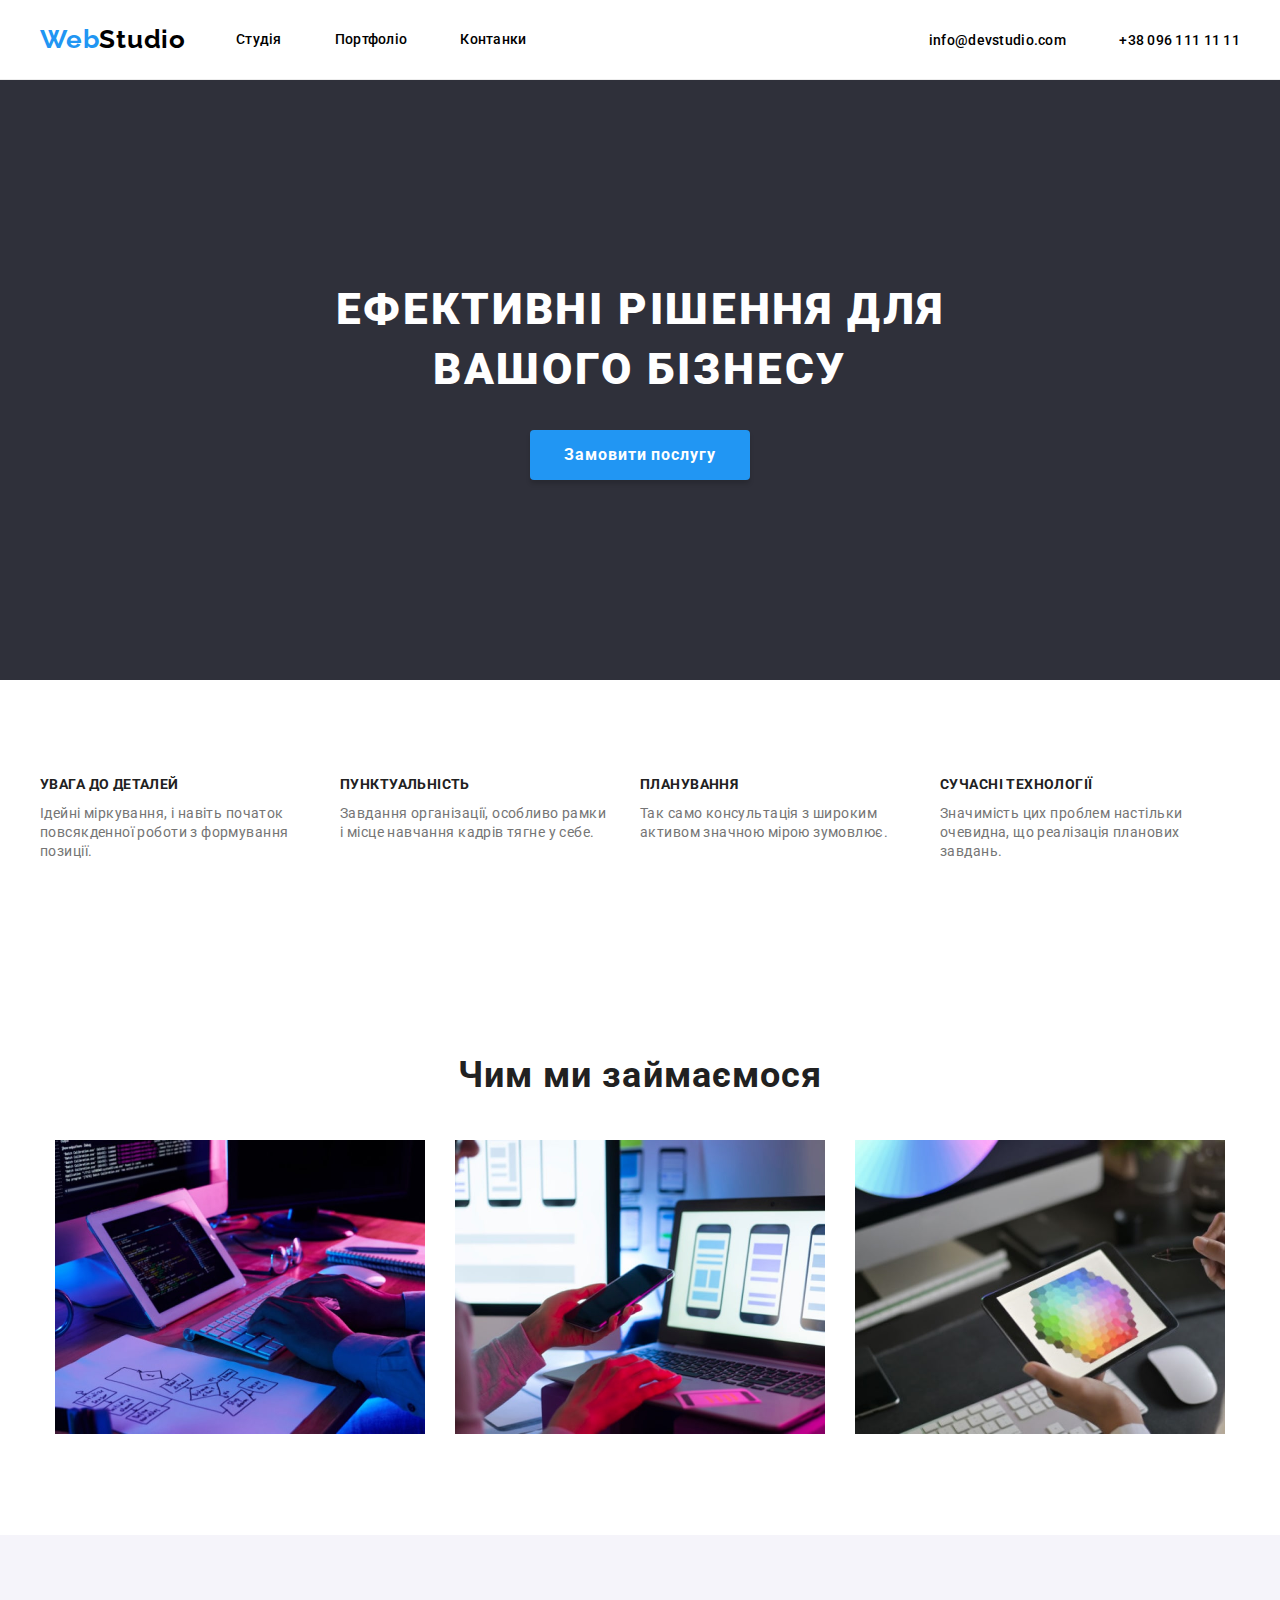
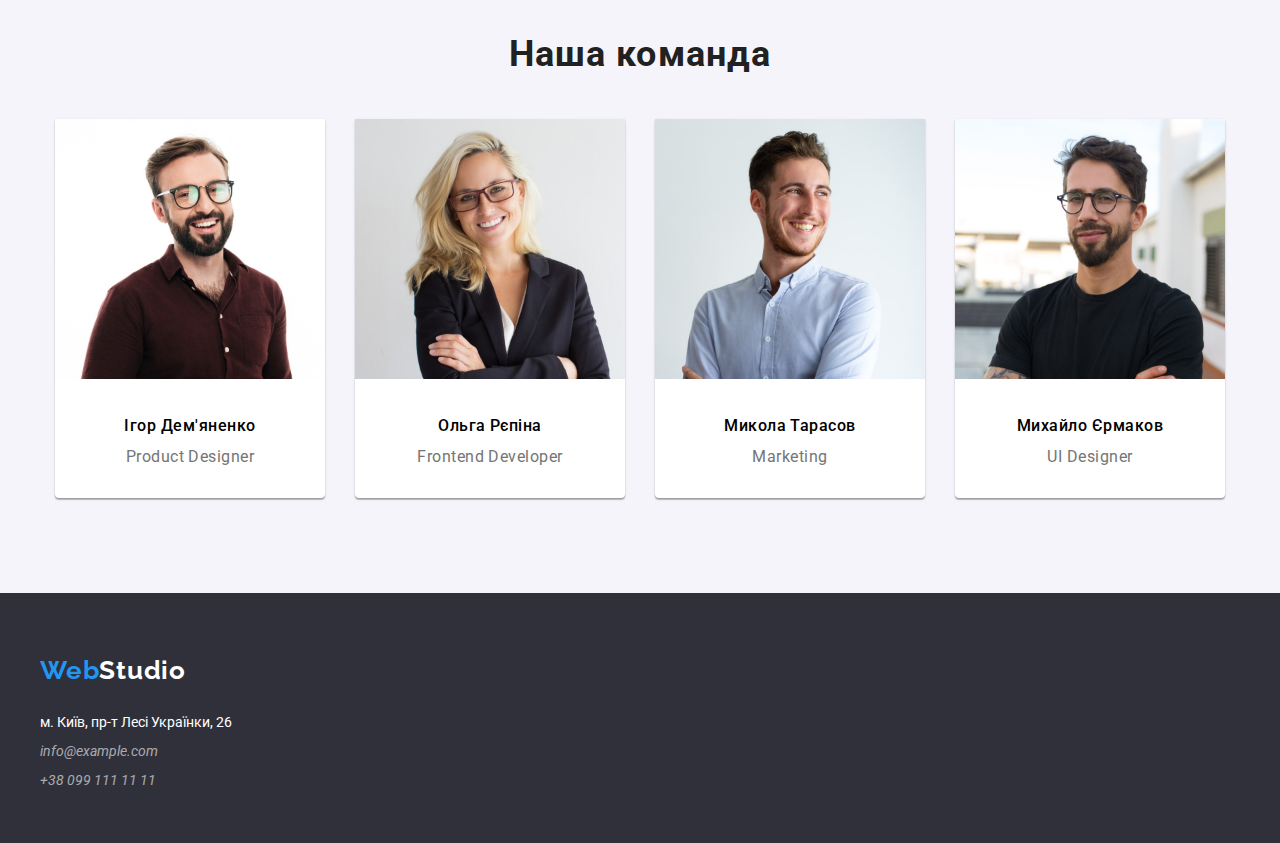
<file: index.html>
<!DOCTYPE html>
<html lang="en">
  <head>
    <meta charset="UTF-8" />
    <meta http-equiv="X-UA-Compatible" content="IE=edge" />
    <meta name="viewport" content="width=device-width, initial-scale=1.0" />

    <link rel="preconnect" href="https://fonts.googleapis.com" />
    <link rel="preconnect" href="https://fonts.gstatic.com" crossorigin />
    <link
      href="https://fonts.googleapis.com/css2?family=Raleway:wght@700&family=Roboto:wght@400;500;700;900&display=swap"
      rel="stylesheet"
    />

    <link rel="stylesheet" href="css/style.css" />

    <title>Web Studio</title>
  </head>
  <body>
    <header>
      <div class="container">
        <nav class="menu">
          <a class="nav-link logo" href="index.html">
            <span>Web</span>Studio
          </a>
          <ul>
            <li>
              <a class="nav-link" href="index.html">Студія</a>
              <a class="nav-link" href="portfolio.html">Портфоліо</a>
              <a class="nav-link" href="#">Контанки</a>
            </li>
          </ul>
        </nav>
        <div class="contacts">
          <a class="nav-link" href="mailto:info@devstudio.com"
            >info@devstudio.com
          </a>
          <a class="nav-link" href="tel:+380991111111">+38 096 111 11 11</a>
        </div>
      </div>
    </header>

    <main>
      <section class="solutions">
        <div>
          <h1>Ефективні рішення для вашого бізнесу</h1>
          <button>Замовити послугу</button>
        </div>
      </section>

      <section class="details container">
        <ul>
          <li>
            <h3>УВАГА ДО ДЕТАЛЕЙ</h3>
            <p>
              Ідейні міркування, і навіть початок повсякденної роботи з
              формування позиції.
            </p>
          </li>
          <li>
            <h3>ПУНКТУАЛЬНІСТЬ</h3>
            <p>
              Завдання організації, особливо рамки і місце навчання кадрів тягне
              у себе.
            </p>
          </li>
          <li>
            <h3>ПЛАНУВАННЯ</h3>
            <p>
              Так само консультація з широким активом значною мірою зумовлює.
            </p>
          </li>
          <li>
            <h3>СУЧАСНІ ТЕХНОЛОГІЇ</h3>
            <p>
              Значимість цих проблем настільки очевидна, що реалізація планових
              завдань.
            </p>
          </li>
        </ul>
      </section>

      <section class="tech-images container">
        <h2>Чим ми займаємося</h2>
        <ul>
          <li>
            <img
              src="images/1.jpg"
              width="370"
              height="294"
              alt="розробка дизайну"
            />
          </li>
          <li>
            <img
              src="images/2.jpg"
              width="370"
              height="294"
              alt="розробка моб дизайну"
            />
          </li>
          <li>
            <img
              src="images/3.jpg"
              width="370"
              height="294"
              alt="розробка десктоп дизайну"
            />
          </li>
        </ul>
      </section>

      <section class="team">
        <div class="container">
          <h2>Наша команда</h2>
          <ul>
            <li>
              <img
                src="images/person1.jpg"
                width="270"
                height="260"
                alt="Ігор Дем'яненко"
              />
              <h3>Ігор Дем'яненко</h3>
              <label>Product Designer</label>
            </li>
            <li>
              <img
                src="images/person2.jpg"
                width="270"
                height="260"
                alt="Ольга Рєпіна"
              />
              <h3>Ольга Рєпіна</h3>
              <label>Frontend Developer</label>
            </li>
            <li>
              <img
                src="images/person3.jpg"
                width="270"
                height="260"
                alt="Микола Тарасов"
              />
              <h3>Микола Тарасов</h3>
              <label>Marketing</label>
            </li>
            <li>
              <img
                src="images/person4.jpg"
                width="270"
                height="260"
                alt="Михайло Єрмаков"
              />
              <h3>Михайло Єрмаков</h3>
              <label>UI Designer</label>
            </li>
          </ul>
        </div>
      </section>
    </main>

    <footer>
      <div class="container">
        <a href="#" class="nav-link logo"> <span>Web</span>Studio </a>
        <address>
          <ul>
            <li>
              <address>м. Київ, пр-т Лесі Українки, 26</address>
            </li>
            <li>
              <a href="mailto:info@example.com">info@example.com</a>
            </li>
            <li>
              <a href="tel:+380991111111"> +38 099 111 11 11</a>
            </li>
          </ul>
        </address>
      </div>
    </footer>
  </body>
</html>
</file>
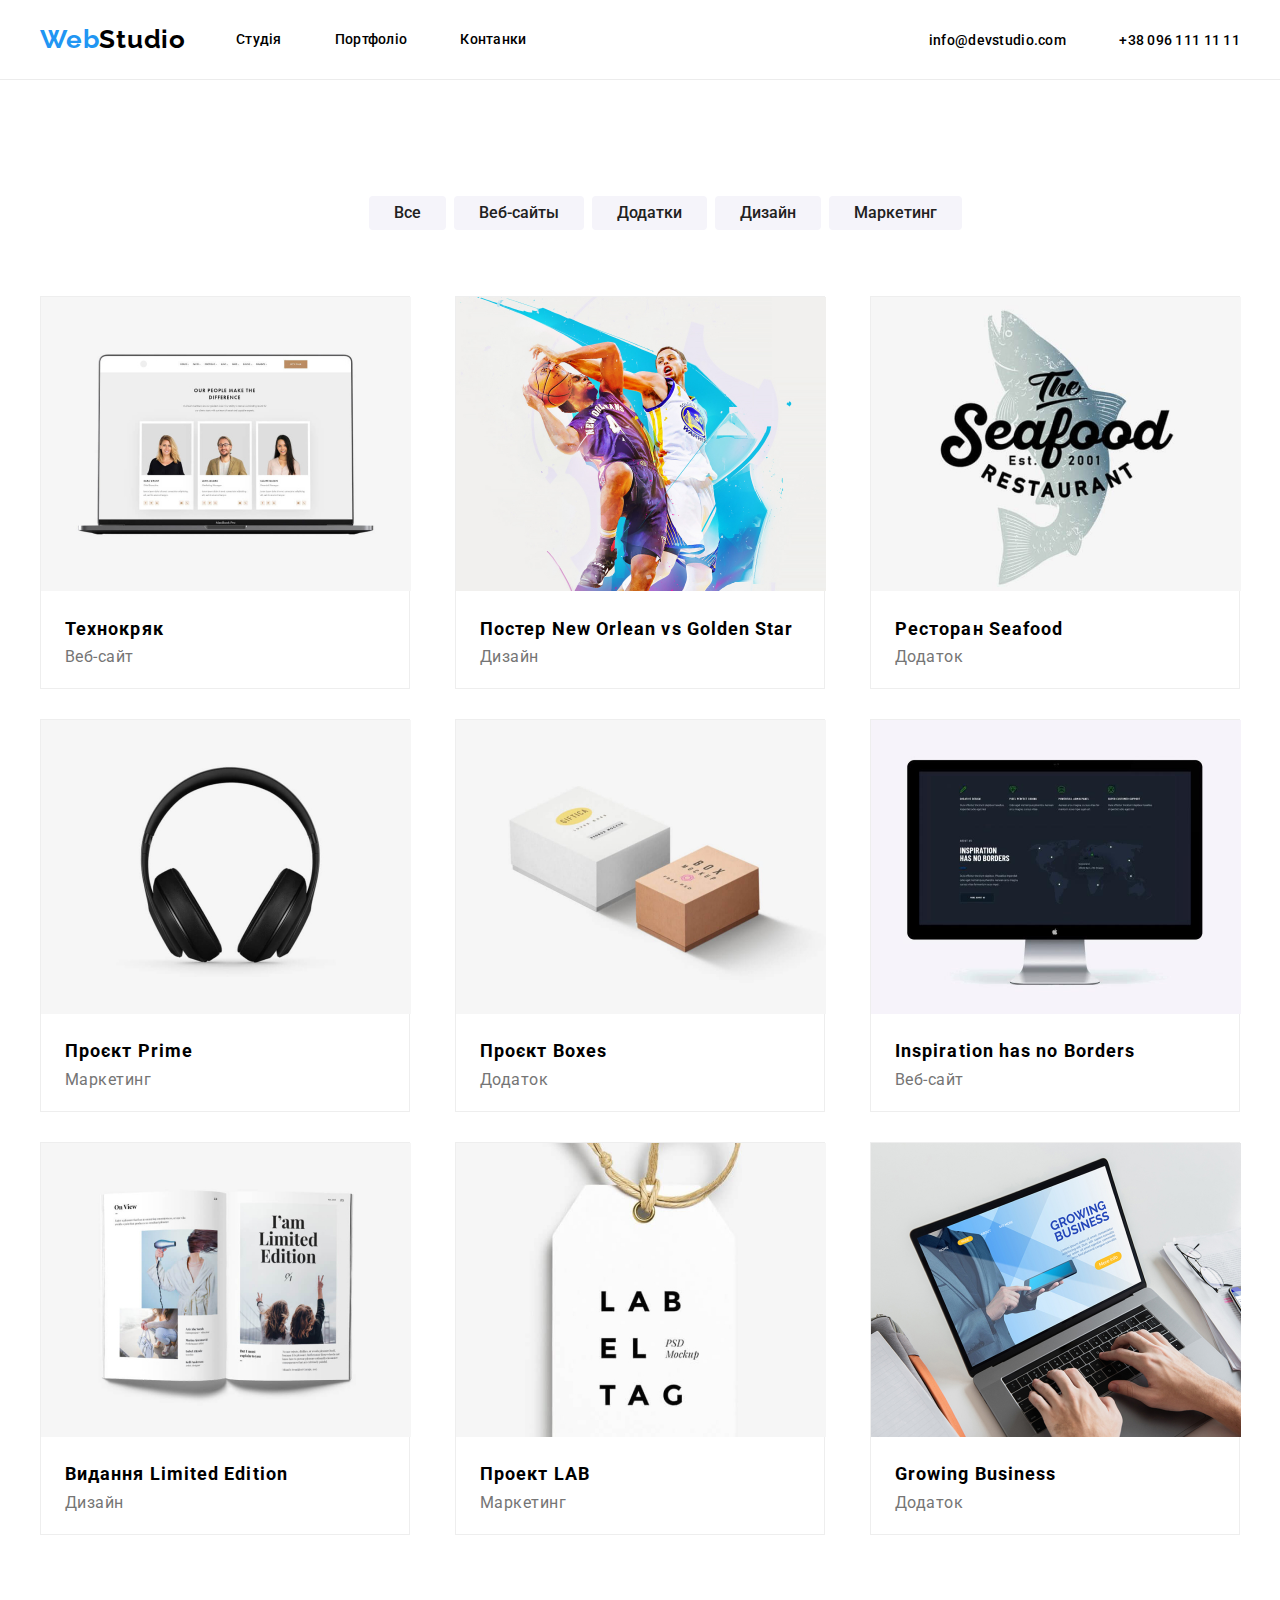
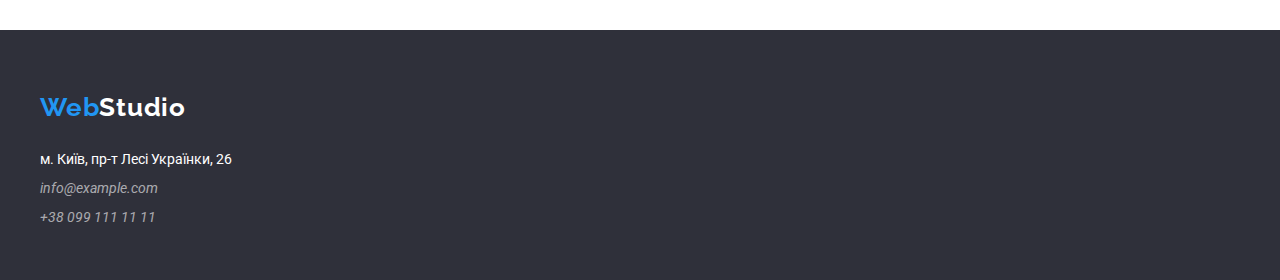
<file: portfolio.html>
<!DOCTYPE html>
<html lang="en">
  <head>
    <meta charset="UTF-8" />
    <meta http-equiv="X-UA-Compatible" content="IE=edge" />
    <meta name="viewport" content="width=device-width, initial-scale=1.0" />

    <link rel="preconnect" href="https://fonts.googleapis.com" />
    <link rel="preconnect" href="https://fonts.gstatic.com" crossorigin />
    <link
      href="https://fonts.googleapis.com/css2?family=Raleway:wght@700&family=Roboto:wght@400;500;700;900&display=swap"
      rel="stylesheet"
    />
    <link rel="stylesheet" href="css/style.css" />

    <title>Portfolio</title>
  </head>
  <body>
    <header>
      <div class="container">
        <nav class="menu">
          <a class="nav-link logo" href="index.html">
            <span>Web</span>Studio
          </a>
          <ul>
            <li>
              <a class="nav-link" href="index.html">Студія</a>
              <a class="nav-link" href="portfolio.html">Портфоліо</a>
              <a class="nav-link" href="#">Контанки</a>
            </li>
          </ul>
        </nav>
        <div class="contacts">
          <a class="nav-link" href="mailto:info@devstudio.com"
            >info@devstudio.com
          </a>
          <a class="nav-link" href="tel:+380991111111">+38 096 111 11 11</a>
        </div>
      </div>
    </header>

    <main>
      <section class="guide container">
        <ul>
          <li>
            <button>Все</button>
          </li>
          <li>
            <button>Веб-сайты</button>
          </li>
          <li>
            <button>Додатки</button>
          </li>
          <li>
            <button>Дизайн</button>
          </li>
          <li>
            <button>Маркетинг</button>
          </li>
        </ul>
      </section>

      <section class="products container">
        <ul>
          <li>
            <img
              src="images/product1.jpg"
              width="370"
              height="294"
              alt="ноутбук"
            />
            <h3>Технокряк</h3>
            <label>Веб-сайт</label>
          </li>
          <li>
            <img
              src="images/product2.jpg"
              width="370"
              height="294"
              alt="постер"
            />
            <h3>Постер New Orlean vs Golden Star</h3>
            <label>Дизайн</label>
          </li>
          <li>
            <img
              src="images/product3.jpg"
              width="370"
              height="294"
              alt="лого"
            />
            <h3>Ресторан Seafood</h3>
            <label>Додаток</label>
          </li>
          <li>
            <img
              src="images/product4.jpg"
              width="370"
              height="294"
              alt="навушники"
            />
            <h3>Проєкт Prime</h3>
            <label>Маркетинг</label>
          </li>
          <li>
            <img
              src="images/product5.jpg"
              width="370"
              height="294"
              alt="коробки"
            />
            <h3>Проєкт Boxes</h3>
            <label>Додаток</label>
          </li>
          <li>
            <img
              src="images/product6.jpg"
              width="370"
              height="294"
              alt="монитор"
            />
            <h3>Inspiration has no Borders</h3>
            <label>Веб-сайт</label>
          </li>
          <li>
            <img
              src="images/product7.jpg"
              width="370"
              height="294"
              alt="журнал"
            />
            <h3>Видання Limited Edition</h3>
            <label>Дизайн</label>
          </li>
          <li>
            <img
              src="images/product8.jpg"
              width="370"
              height="294"
              alt="лейбл"
            />
            <h3>Проект LAB</h3>
            <label>Маркетинг</label>
          </li>
          <li>
            <img
              src="images/product9.jpg"
              width="370"
              height="294"
              alt="ноутбук"
            />
            <h3>Growing Business</h3>
            <label>Додаток</label>
          </li>
        </ul>
      </section>
    </main>

    <footer>
      <div class="container">
        <a href="#" class="nav-link logo"> <span>Web</span>Studio </a>
        <address>
          <ul>
            <li>
              <address>м. Київ, пр-т Лесі Українки, 26</address>
            </li>
            <li>
              <a href="mailto:info@example.com">info@example.com</a>
            </li>
            <li>
              <a href="tel:+380991111111"> +38 099 111 11 11</a>
            </li>
          </ul>
        </address>
      </div>
    </footer>
  </body>
</html>
</file>
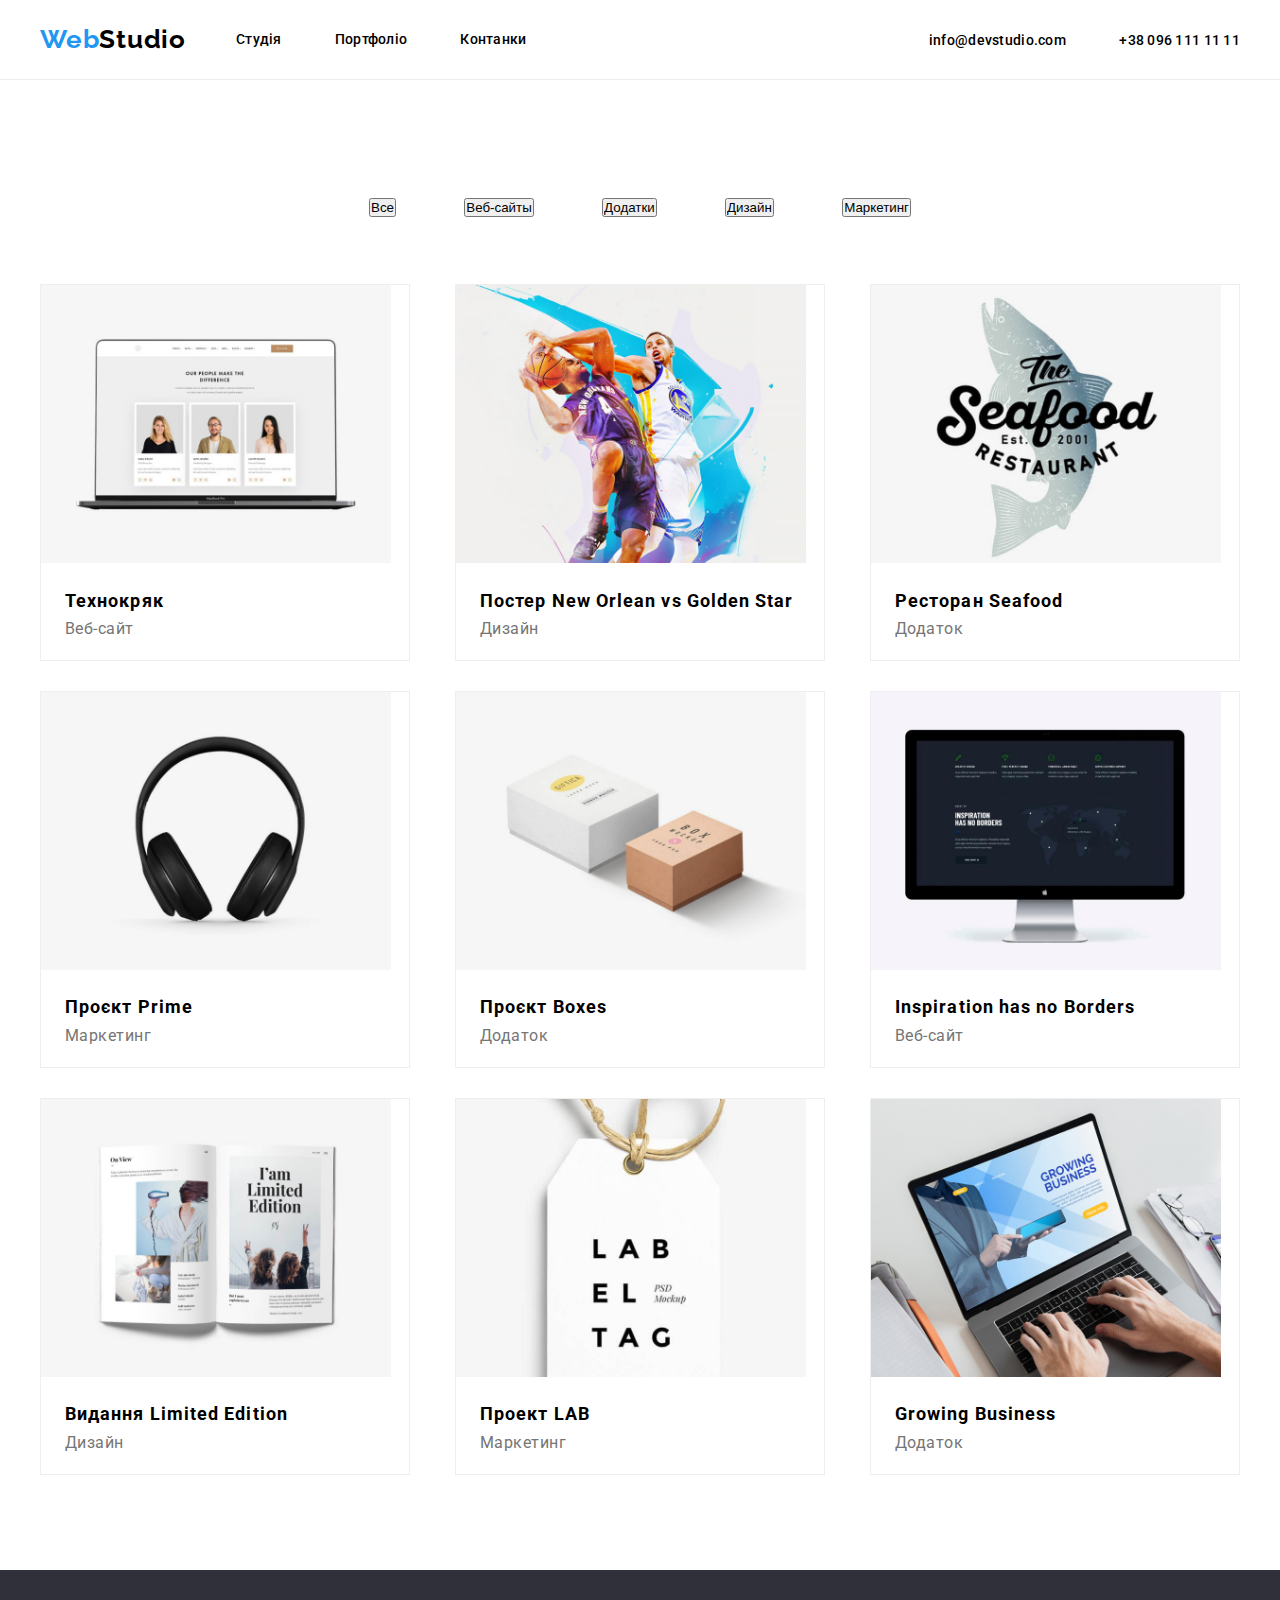
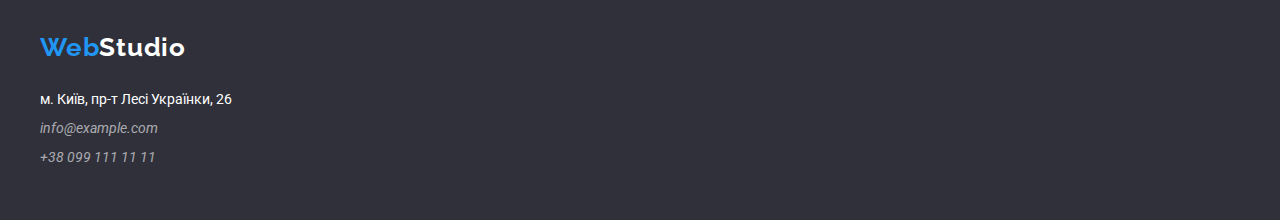
<file: pages/portfolio.html>
<!DOCTYPE html>
<html lang="en">
  <head>
    <meta charset="UTF-8" />
    <meta http-equiv="X-UA-Compatible" content="IE=edge" />
    <meta name="viewport" content="width=device-width, initial-scale=1.0" />

    <link rel="preconnect" href="https://fonts.googleapis.com" />
    <link rel="preconnect" href="https://fonts.gstatic.com" crossorigin />
    <link
      href="https://fonts.googleapis.com/css2?family=Raleway:wght@700&family=Roboto:wght@400;500;700;900&display=swap"
      rel="stylesheet"
    />
    <link rel="stylesheet" href="../css/style.css" />

    <title>Portfolio</title>
  </head>
  <body>
    <header>
      <div class="container">
        <nav class="menu">
          <a class="nav-link logo" href="#"> <span>Web</span>Studio </a>
          <ul>
            <li>
              <a class="nav-link" href="../index.html">Студія</a>
              <a class="nav-link" href="portfolio.html">Портфоліо</a>
              <a class="nav-link" href="#">Контанки</a>
            </li>
          </ul>
        </nav>
        <div class="contacts">
          <a class="nav-link" href="#">info@devstudio.com </a>
          <a class="nav-link" href="#">+38 096 111 11 11</a>
        </div>
      </div>
    </header>

    <main>
      <section class="guide container">
        <ul>
          <li>
            <input type="button" value="Все" />
          </li>
          <li>
            <input type="button" value="Веб-сайты" />
          </li>
          <li>
            <input type="button" value="Додатки" />
          </li>
          <li>
            <input type="button" value="Дизайн" />
          </li>
          <li>
            <input type="button" value="Маркетинг" />
          </li>
        </ul>
      </section>

      <section class="products container">
        <ul>
          <li>
            <img
              src="../images/product1.jpg"
              width="350"
              height="278"
              alt="ноутбук"
            />
            <h3>Технокряк</h3>
            <label>Веб-сайт</label>
          </li>
          <li>
            <img
              src="../images/product2.jpg"
              width="350"
              height="278"
              alt="постер"
            />
            <h3>Постер New Orlean vs Golden Star</h3>
            <label>Дизайн</label>
          </li>
          <li>
            <img
              src="../images/product3.jpg"
              width="350"
              height="278"
              alt="лого"
            />
            <h3>Ресторан Seafood</h3>
            <label>Додаток</label>
          </li>
          <li>
            <img
              src="../images/product4.jpg"
              width="350"
              height="278"
              alt="навушники"
            />
            <h3>Проєкт Prime</h3>
            <label>Маркетинг</label>
          </li>
          <li>
            <img
              src="../images/product5.jpg"
              width="350"
              height="278"
              alt="коробки"
            />
            <h3>Проєкт Boxes</h3>
            <label>Додаток</label>
          </li>
          <li>
            <img
              src="../images/product6.jpg"
              width="350"
              height="278"
              alt="монитор"
            />
            <h3>Inspiration has no Borders</h3>
            <label>Веб-сайт</label>
          </li>
          <li>
            <img
              src="../images/product7.jpg"
              width="350"
              height="278"
              alt="журнал"
            />
            <h3>Видання Limited Edition</h3>
            <label>Дизайн</label>
          </li>
          <li>
            <img
              src="../images/product8.jpg"
              width="350"
              height="278"
              alt="лейбл"
            />
            <h3>Проект LAB</h3>
            <label>Маркетинг</label>
          </li>
          <li>
            <img
              src="../images/product9.jpg"
              width="350"
              height="278"
              alt="ноутбук"
            />
            <h3>Growing Business</h3>
            <label>Додаток</label>
          </li>
        </ul>
      </section>
    </main>

    <footer>
      <div class="container">
        <a href="#" class="nav-link logo"> <span>Web</span>Studio </a>
        <address>
          <ul>
            <li>
              <address>м. Київ, пр-т Лесі Українки, 26</address>
            </li>
            <li>
              <a href="mailto:info@example.com">info@example.com</a>
            </li>
            <li>
              <a href="tel:+380991111111"> +38 099 111 11 11</a>
            </li>
          </ul>
        </address>
      </div>
    </footer>
  </body>
</html>
</file>
<file: css/style.css>
* {
  margin: 0;
  padding: 0;
  box-sizing: border-box;
  line-height: 1.36;
}
body {
  font-family: "Roboto", sans-serif;
  background: #fff;
}
header {
  height: 80px;
  border-bottom: 1px solid #ececec;
}

header .container {
  display: flex;
  justify-content: space-between;
  align-items: center;
  height: 80px;
  border-bottom: 1px solid #ececec;
}

section {
  padding-top: 95px;
  padding-bottom: 95px;
}

section h2 {
  font-family: "Roboto";
  font-style: normal;
  font-weight: 700;
  font-size: 36px;
  text-align: center;
  letter-spacing: 0.03em;
  color: #212121;
}

.container {
  width: 1200px;
  margin: auto;
}
.menu {
  display: flex;
  align-items: center;

  font-weight: 700;
  font-size: 26px;
}

.menu ul {
  display: flex;
  list-style: none;
  justify-content: space-between;

  font-weight: 500;
  font-size: 14px;
}

.contacts a {
  margin-right: 0px;
  margin-left: 50px;
}

.nav-link {
  margin-right: 50px;
  text-decoration: none;
  color: black;
  font-style: normal;
  font-weight: 500;
  font-size: 14px;
  letter-spacing: 0.02em;
}

.nav-link:hover {
  color: #2196f3;
}

.logo {
  font-family: "Raleway", sans-serif;
  font-style: normal;
  font-weight: 700;
  font-size: 26px;
  letter-spacing: 0.03em;
}
.logo span {
  color: #2196f3;
}

.logo:hover span {
  color: black;
}

.solutions {
  display: flex;
  justify-content: center;
  text-align: center;
  align-items: center;
  height: 600px;

  background-color: #2f303a;
}

.solutions h1 {
  max-width: 700px;
  color: white;
  padding-bottom: 30px;

  font-style: normal;
  font-weight: 900;
  font-size: 44px;

  text-align: center;
  letter-spacing: 0.06em;
  text-transform: uppercase;
}

.solutions button {
  width: 220px;
  min-height: 50px;

  border: 0px;
  box-shadow: 0px 4px 4px rgba(0, 0, 0, 0.15);
  border-radius: 4px;

  background: #2196f3;
  color: white;

  font-family: "Roboto";
  font-style: normal;
  font-weight: 700;
  font-size: 16px;
  letter-spacing: 0.06em;
}

.solutions button:hover {
  cursor: pointer;
}

.details ul {
  display: flex;
  justify-content: space-between;
  list-style: none;
  padding-left: 0px;
}

.details ul li {
  margin-right: 30px;
}

.details ul li h3 {
  padding-bottom: 10px;
  color: #212121;
  font-style: normal;
  font-weight: 700;
  font-size: 14px;
  letter-spacing: 0.03em;
  text-transform: uppercase;
}

.details ul li p {
  width: 270px;
  color: #757575;
  font-style: normal;
  font-weight: 400;
  font-size: 14px;
  letter-spacing: 0.03em;
}

.tech-images h2 {
  text-align: center;
  padding-bottom: 40px;
}

.tech-images ul {
  display: flex;
  justify-content: space-between;
  list-style: none;
}

.tech-images ul li {
  margin: 0 15px;
}

.team {
  text-align: center;
  background: #f5f4fa;
}

.team h2 {
  padding-bottom: 40px;
}

.team ul {
  list-style: none;
  display: flex;
  justify-content: space-between;
}

.team ul li {
  background: #ffffff;
  width: 270px;
  margin: 0 15px;
  padding-bottom: 30px;
  box-shadow: 0px 1px 3px rgba(0, 0, 0, 0.12), 0px 1px 1px rgba(0, 0, 0, 0.14),
    0px 2px 1px rgba(0, 0, 0, 0.2);
  border-radius: 0px 0px 4px 4px;
}

.team ul li h3 {
  font-style: normal;
  font-weight: 500;
  font-size: 16px;
  text-align: center;
  letter-spacing: 0.03em;
  padding-top: 30px;
  padding-bottom: 10px;
}

.team ul li label {
  color: #757575;
  font-style: normal;
  font-weight: 400;
  font-size: 16px;
  text-align: center;
  letter-spacing: 0.03em;
}

footer {
  padding: 60px 0;
  height: 250px;
  background: #2f303a;
  font-family: "Raleway";
  font-style: normal;
  font-weight: 700;
  font-size: 26px;
}
footer .container > address {
  padding-top: 20px;
}

footer .logo {
  color: white;
}

footer .logo:hover {
  color: #2196f3;
}

footer .logo:hover span {
  color: white;
}

footer ul {
  font-family: "Roboto";
  font-weight: 400;
  font-size: 14px;
  list-style: none;
  color: white;
  padding: 0;
}

footer ul li {
  padding: 5px 0;
  font-size: 14px;
}

footer ul li address {
  font-style: normal;
}

footer ul li a {
  text-decoration: none;
  color: rgba(255, 255, 255, 0.6);
}

/*portfolio page*/
.guide {
  padding-top: 100px;
  padding-bottom: 50px;
}

.guide ul {
  display: flex;
  justify-content: space-between;
  list-style: none;
  width: 550px;
  margin: auto;
  padding: 10px 0;
}
.guide ul li {
  white-space: nowrap;
  padding: 6px 4px;
}
.guide ul li button {
  padding: 6px 25px;
  background: #f5f4fa;
  color: #212121;
  border: none;
  border-radius: 4px;
  word-wrap: unset;
  font-family: "Roboto";
  font-size: 16px;
  font-weight: 500;
}

.guide ul li input:hover {
  background: #2196f3;
  color: #ffffff;
  cursor: pointer;
}
.products {
  padding-top: 0;
}
.products ul {
  list-style: none;
  display: flex;
  flex-wrap: wrap;
  gap: 30px;
  justify-content: space-between;
  margin: auto;
}

.products ul li {
  max-width: 370px;
  padding-bottom: 20px;
  border: 1px solid #eeeeee;
  flex-basis: calc((100% - 60px) / 3);
}

.products ul li:hover {
  box-shadow: 0px 1px 1px rgba(0, 0, 0, 0.12), 0px 4px 4px rgba(0, 0, 0, 0.6),
    0px 4px 6px rgba(0, 0, 0, 0.16);
}

.products ul h3 {
  padding: 20px 0px 5px 24px;
  font-family: "Roboto";
  font-style: normal;
  font-weight: 700;
  font-size: 18px;
  letter-spacing: 0.06em;
}

.products ul label {
  padding: 5px 0px 20px 24px;
  color: #757575;
  font-family: "Roboto";
  font-style: normal;
  font-weight: 400;
  font-size: 16px;
  letter-spacing: 0.03em;
}
</file>
